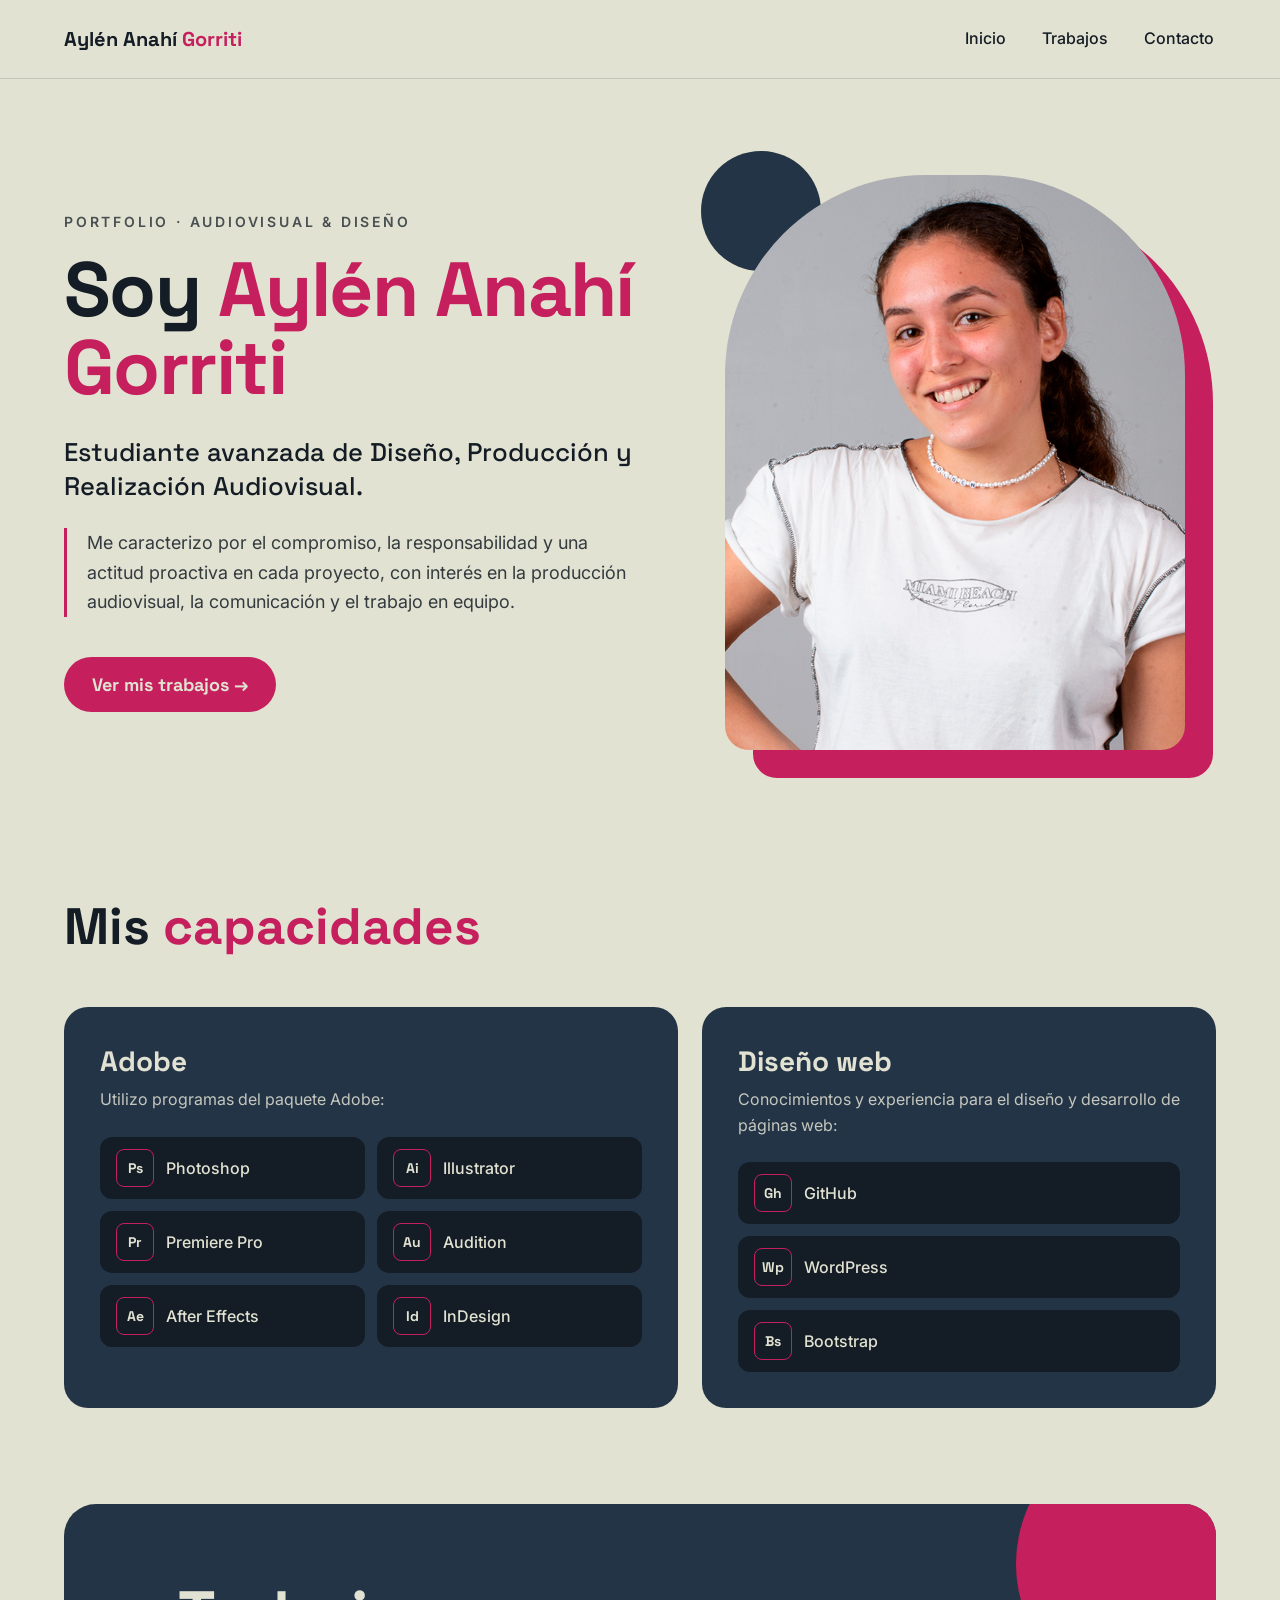
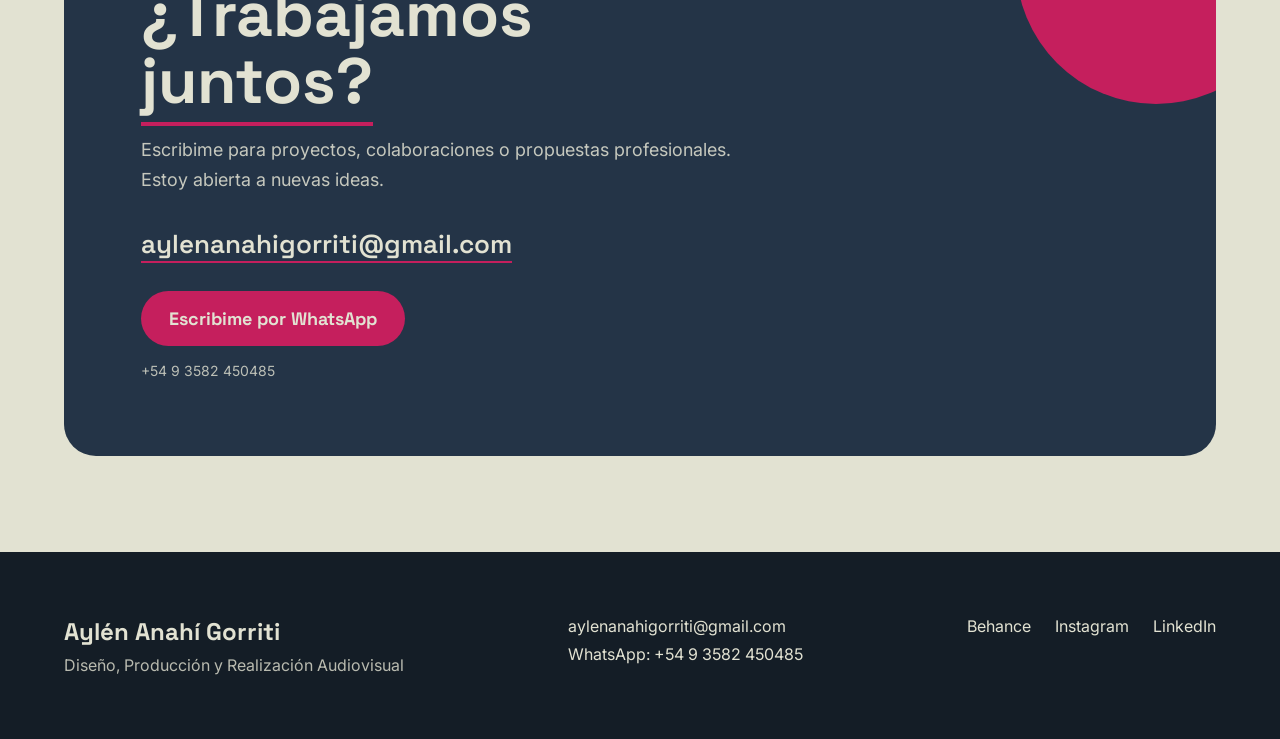
<file: index.html>
<!doctype html>
<html lang="es">
<head>
<meta charset="utf-8">
<meta name="viewport" content="width=device-width, initial-scale=1">
<title>Aylén Anahí Gorriti — Portfolio</title>
<meta name="description" content="Portfolio de Aylén Anahí Gorriti: estudiante avanzada de Diseño, Producción y Realización Audiovisual.">
<link rel="preconnect" href="https://fonts.googleapis.com">
<link rel="preconnect" href="https://fonts.gstatic.com" crossorigin>
<link href="https://fonts.googleapis.com/css2?family=Inter:wght@400;500;600&amp;family=Space+Grotesk:wght@500;700&amp;display=swap" rel="stylesheet">
<link rel="stylesheet" href="style.css">
</head>
<body>
<div class="page">
<header class="nav">
<a class="logo" href="#inicio">Aylén Anahí <span>Gorriti</span></a>
<nav>
<a class="l" href="#inicio">Inicio</a>
<a class="l" href="trabajos.html">Trabajos</a>
<a class="l" href="#contacto">Contacto</a>
</nav>
</header>
<section id="inicio" class="hero">
<div class="hero-text fade">
<p class="eyebrow">Portfolio · Audiovisual &amp; Diseño</p>
<h1>Soy <span>Aylén Anahí Gorriti</span></h1>
<h2>Estudiante avanzada de Diseño, Producción y Realización Audiovisual.</h2>
<p class="hero-quote">Me caracterizo por el compromiso, la responsabilidad y una actitud proactiva en cada proyecto, con interés en la producción audiovisual, la comunicación y el trabajo en equipo.</p>
<a class="btn" href="trabajos.html">Ver mis trabajos →</a>
</div>
<div class="hero-photo fade">
<div class="frame">
<div class="block"></div>
<div class="dot"></div>
<img src="images/mi-foto.jpg" alt="Aylén Anahí Gorriti">
</div>
</div>
</section>
<section id="capacidades" class="skills">
<h2>Mis <span>capacidades</span></h2>
<div class="cards">
<div class="card card-adobe">
<h3>Adobe</h3>
<p>Utilizo programas del paquete Adobe:</p>
<div class="chips-adobe">
<div class="chip"><b>Ps</b>Photoshop</div>
<div class="chip"><b>Ai</b>Illustrator</div>
<div class="chip"><b>Pr</b>Premiere Pro</div>
<div class="chip"><b>Au</b>Audition</div>
<div class="chip"><b>Ae</b>After Effects</div>
<div class="chip"><b>Id</b>InDesign</div>
</div>
</div>
<div class="card card-web">
<h3>Diseño web</h3>
<p>Conocimientos y experiencia para el diseño y desarrollo de páginas web:</p>
<div class="chips-web">
<div class="chip"><b>Gh</b>GitHub</div>
<div class="chip"><b>Wp</b>WordPress</div>
<div class="chip"><b>Bs</b>Bootstrap</div>
</div>
</div>
</div>
</section>
<section id="contacto" class="contact">
<div class="circle"></div>
<div class="contact-inner">
<h2>¿Trabajamos <span>juntos?</span></h2>
<p class="contact-text">Escribime para proyectos, colaboraciones o propuestas profesionales. Estoy abierta a nuevas ideas.</p>
<a class="contact-mail" href="mailto:aylenanahigorriti@gmail.com">aylenanahigorriti@gmail.com</a>
<div><a class="btn" href="https://wa.me/5493582450485?text=Hola%20Ayl%C3%A9n%2C%20vi%20tu%20portfolio%20y%20quisiera%20conversar%20sobre%20un%20proyecto.">Escribime por WhatsApp</a></div>
<p class="contact-phone">+54 9 3582 450485</p>
</div>
</section>
<footer class="footer">
<div>
<div class="footer-name">Aylén Anahí Gorriti</div>
<p class="footer-role">Diseño, Producción y Realización Audiovisual</p>
</div>
<div class="footer-contact">
<a href="mailto:aylenanahigorriti@gmail.com">aylenanahigorriti@gmail.com</a>
<a href="https://wa.me/5493582450485">WhatsApp: +54 9 3582 450485</a>
</div>
<div class="footer-social">
<a href="#">Behance</a>
<a href="#">Instagram</a>
<a href="#">LinkedIn</a>
</div>
</footer>
</div>
</body>
</html>
</file>
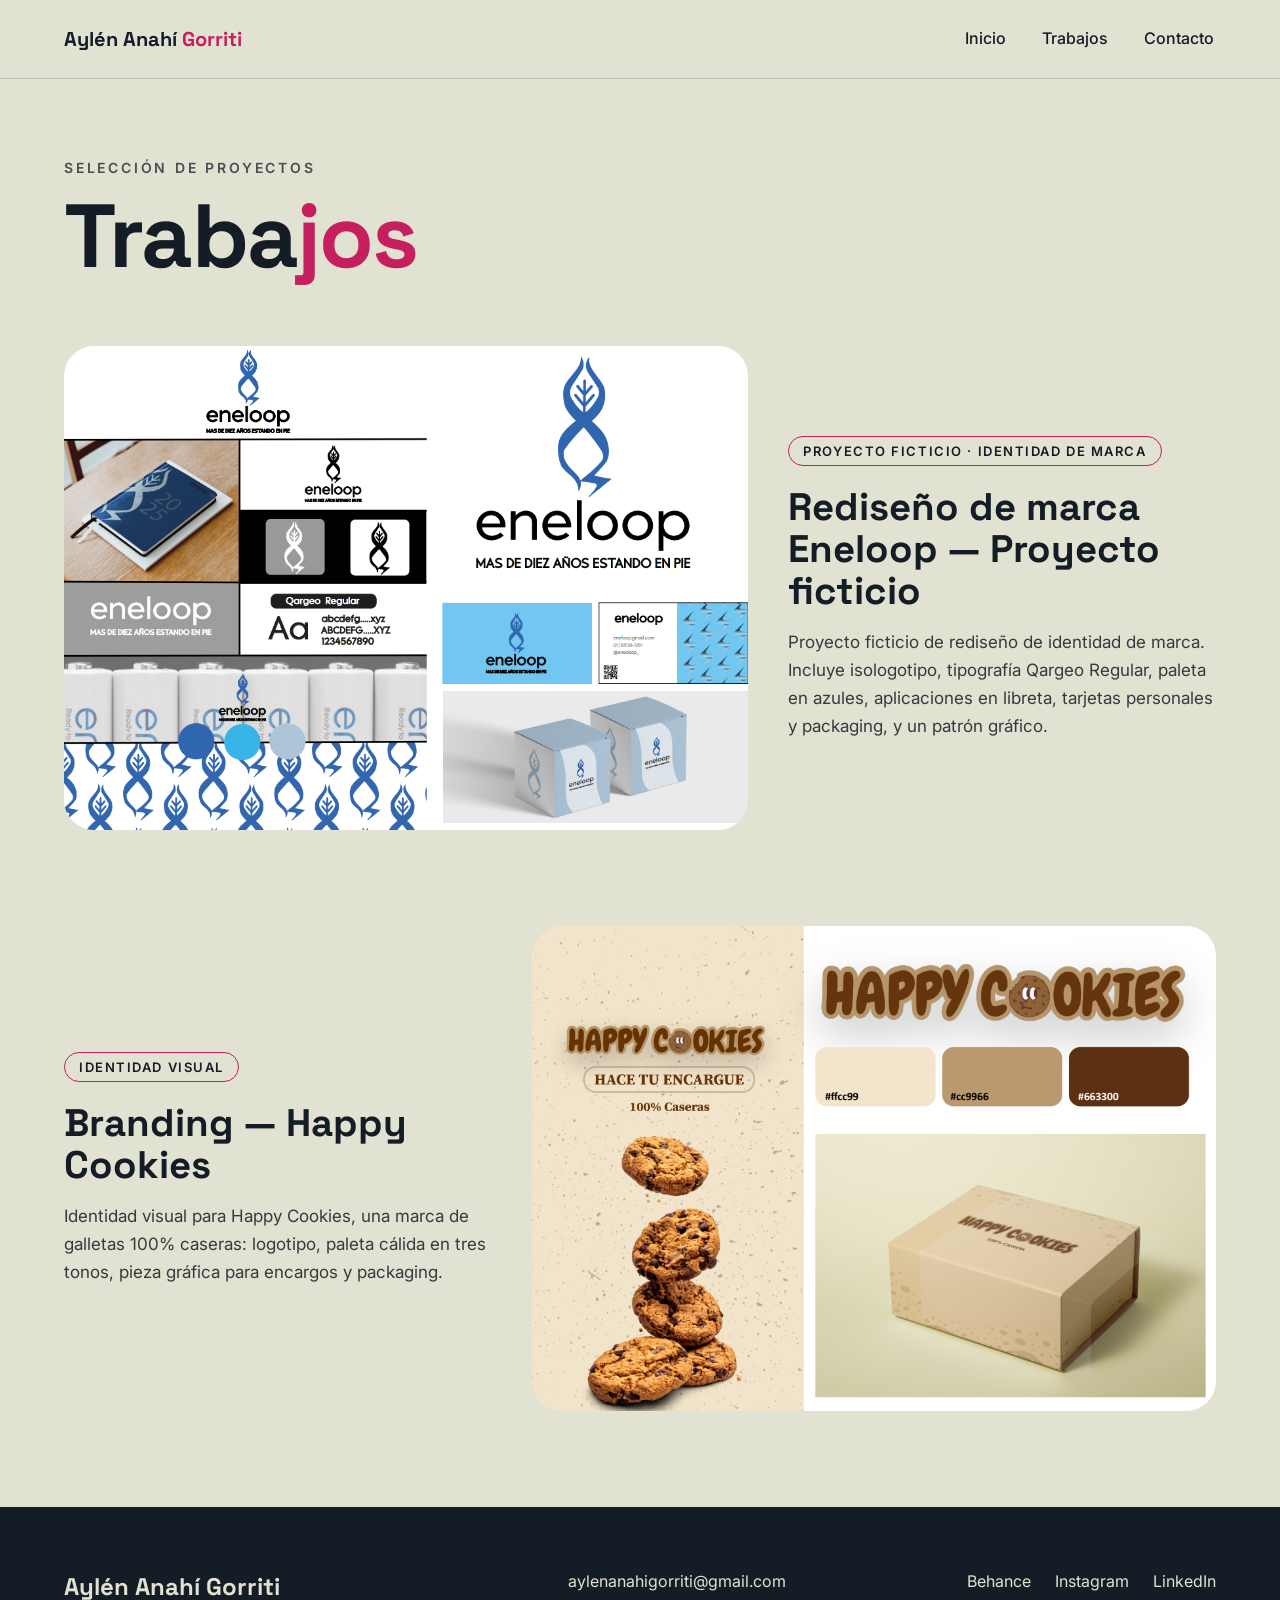
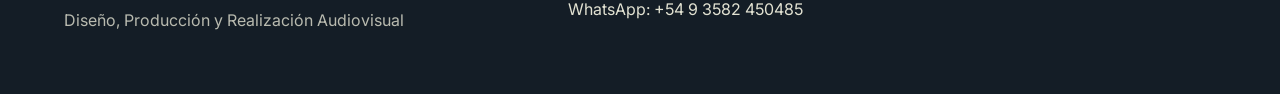
<file: trabajos.html>
<!doctype html>
<html lang="es">
<head>
<meta charset="utf-8">
<meta name="viewport" content="width=device-width, initial-scale=1">
<title>Trabajos — Aylén Anahí Gorriti</title>
<meta name="description" content="Portfolio de Aylén Anahí Gorriti: estudiante avanzada de Diseño, Producción y Realización Audiovisual.">
<link rel="preconnect" href="https://fonts.googleapis.com">
<link rel="preconnect" href="https://fonts.gstatic.com" crossorigin>
<link href="https://fonts.googleapis.com/css2?family=Inter:wght@400;500;600&amp;family=Space+Grotesk:wght@500;700&amp;display=swap" rel="stylesheet">
<link rel="stylesheet" href="style.css">
</head>
<body>
<div class="page">
<header class="nav">
<a class="logo" href="index.html">Aylén Anahí <span>Gorriti</span></a>
<nav>
<a class="l" href="index.html">Inicio</a>
<a class="l" href="#trabajos">Trabajos</a>
<a class="l" href="#contacto">Contacto</a>
</nav>
</header>
<section id="trabajos" class="works-head">
<p class="eyebrow">Selección de proyectos</p>
<h1>Traba<span>jos</span></h1>
</section>
<section class="project">
<div class="project-img">
<img src="images/eneloop-rediseno.png" alt="Tablero del rediseño de marca Eneloop">
</div>
<div class="project-info">
<span class="tag">Proyecto ficticio · Identidad de marca</span>
<h2>Rediseño de marca Eneloop — Proyecto ficticio</h2>
<p>Proyecto ficticio de rediseño de identidad de marca. Incluye isologotipo, tipografía Qargeo Regular, paleta en azules, aplicaciones en libreta, tarjetas personales y packaging, y un patrón gráfico.</p>
</div>
</section>
<section class="project reverse">
<div class="project-img">
<img src="images/happy-cookies-branding.png" alt="Tablero de branding de Happy Cookies">
</div>
<div class="project-info">
<span class="tag">Identidad visual</span>
<h2>Branding — Happy Cookies</h2>
<p>Identidad visual para Happy Cookies, una marca de galletas 100% caseras: logotipo, paleta cálida en tres tonos, pieza gráfica para encargos y packaging.</p>
</div>
</section>
<footer class="footer" id="contacto">
<div>
<div class="footer-name">Aylén Anahí Gorriti</div>
<p class="footer-role">Diseño, Producción y Realización Audiovisual</p>
</div>
<div class="footer-contact">
<a href="mailto:aylenanahigorriti@gmail.com">aylenanahigorriti@gmail.com</a>
<a href="https://wa.me/5493582450485">WhatsApp: +54 9 3582 450485</a>
</div>
<div class="footer-social">
<a href="#">Behance</a>
<a href="#">Instagram</a>
<a href="#">LinkedIn</a>
</div>
</footer>
</div>
</body>
</html>
</file>
<file: style.css>
/* Portfolio — Aylén Anahí Gorriti
   Paleta: #C51F5D (acento) · #243447 (azul) · #141D26 (oscuro) · #E2E2D2 (beige) */
body{margin:0;background:#E2E2D2;overflow-x:clip}
a{text-decoration:none}

.page{width:100%;background:#E2E2D2;color:#141D26;font-family:Inter,sans-serif}

/* Botón */
.btn{display:inline-flex;align-items:center;gap:10px;padding:16px 28px;font:700 18px "Space Grotesk",sans-serif;color:#E2E2D2;background:#C51F5D;border-radius:999px;transition:transform .25s ease,box-shadow .25s ease}
.btn:hover{transform:translateY(-3px);box-shadow:0 10px 28px rgba(197,31,93,.35)}

/* Header */
.nav{position:sticky;top:0;z-index:10;display:flex;flex-wrap:wrap;gap:16px;align-items:center;justify-content:space-between;padding:20px clamp(20px,5vw,72px);background:#E2E2D2;border-bottom:1px solid rgba(20,29,38,.15)}
.logo{font:700 20px "Space Grotesk",sans-serif;color:#141D26}
.logo span{color:#C51F5D}
.nav nav{display:flex;gap:32px}
.nav a.l{color:#141D26;font:500 16px Inter,sans-serif;padding:8px 2px;border-bottom:2px solid transparent;transition:border-color .25s}
.nav a.l:hover{border-color:#C51F5D}

/* Animación */
.fade{animation:fadeUp .8s ease both}
@keyframes fadeUp{from{opacity:0;transform:translateY(18px)}to{opacity:1;transform:none}}
@media (prefers-reduced-motion:reduce){.fade{animation:none}.btn,.chip{transition:none}}

/* Hero */
.hero{scroll-margin-top:90px;display:flex;flex-wrap:wrap;gap:48px;align-items:center;padding:96px clamp(20px,5vw,72px)}
.hero-text{flex:1 1 440px;min-width:0}
.eyebrow{margin:0 0 20px;font:600 14px Inter,sans-serif;letter-spacing:.2em;text-transform:uppercase;color:rgba(20,29,38,.75)}
.hero h1{margin:0;font:700 clamp(44px,6vw,84px)/1.02 "Space Grotesk",sans-serif;letter-spacing:-.02em}
.hero h1 span{color:#C51F5D}
.hero h2{margin:28px 0 0;font:500 clamp(20px,2vw,26px)/1.35 "Space Grotesk",sans-serif}
.hero-quote{margin:24px 0 40px;max-width:540px;padding-left:20px;border-left:3px solid #C51F5D;font:400 18px/1.65 Inter,sans-serif;color:rgba(20,29,38,.85)}
.hero-photo{flex:1 1 380px;display:flex;justify-content:center;animation-delay:.15s}
.frame{position:relative;width:min(100%,460px);aspect-ratio:4/5}
.frame .block{position:absolute;inset:28px -28px -28px 28px;background:#C51F5D;border-radius:200px 200px 24px 24px}
.frame .dot{position:absolute;top:-24px;left:-24px;width:120px;height:120px;border-radius:50%;background:#243447}
.frame img{position:relative;display:block;width:100%;height:100%;object-fit:cover;object-position:56% 15%;border-radius:200px 200px 24px 24px}

/* Capacidades */
.skills{scroll-margin-top:90px;padding:48px clamp(20px,5vw,72px) 96px}
.skills h2{margin:0 0 48px;font:700 clamp(32px,4vw,52px) "Space Grotesk",sans-serif}
.skills h2 span{color:#C51F5D}
.cards{display:flex;flex-wrap:wrap;gap:24px}
.card{background:#243447;color:#E2E2D2;border-radius:24px;padding:36px}
.card-adobe{flex:1 1 420px}
.card-web{flex:1 1 320px}
.card h3{margin:0 0 8px;font:700 28px "Space Grotesk",sans-serif}
.card p{margin:0 0 24px;color:rgba(226,226,210,.85);line-height:1.6}
.chips-adobe{display:grid;grid-template-columns:repeat(auto-fit,minmax(200px,1fr));gap:12px}
.chips-web{display:grid;gap:12px}
.chip{display:flex;align-items:center;gap:12px;padding:12px 16px;background:#141D26;border-radius:12px;color:#E2E2D2;font:500 16px Inter,sans-serif;transition:transform .25s}
.chip:hover{transform:translateX(4px)}
.chip b{display:inline-flex;align-items:center;justify-content:center;width:36px;height:36px;border-radius:8px;border:1.5px solid #C51F5D;font:700 14px "Space Grotesk",sans-serif;color:#E2E2D2}

/* Contacto */
.contact{scroll-margin-top:90px;margin:0 clamp(20px,5vw,72px) 96px;background:#243447;color:#E2E2D2;border-radius:32px;padding:clamp(32px,6vw,80px);position:relative;overflow:hidden}
.contact .circle{position:absolute;right:-80px;top:-80px;width:280px;height:280px;border-radius:50%;background:#C51F5D}
.contact-inner{position:relative;max-width:620px}
.contact h2{margin:0 0 20px;font:700 clamp(36px,5vw,64px)/1.05 "Space Grotesk",sans-serif}
.contact h2 span{border-bottom:4px solid #C51F5D}
.contact-text{margin:0 0 32px;font-size:18px;line-height:1.65;color:rgba(226,226,210,.85)}
.contact-mail{display:inline-block;margin-bottom:28px;font:600 clamp(18px,2.4vw,26px) "Space Grotesk",sans-serif;color:#E2E2D2;border-bottom:2px solid #C51F5D}
.contact-phone{margin:16px 0 0;font-size:14px;color:rgba(226,226,210,.8)}

/* Trabajos */
.works-head{scroll-margin-top:90px;padding:80px clamp(20px,5vw,72px) 64px}
.works-head .eyebrow{margin-bottom:16px}
.works-head h1{margin:0;font:700 clamp(48px,7vw,104px)/1 "Space Grotesk",sans-serif;letter-spacing:-.02em}
.works-head h1 span{color:#C51F5D}
.project{display:flex;flex-wrap:wrap;flex-direction:row;gap:40px;align-items:stretch;padding:0 clamp(20px,5vw,72px) 96px}
.project.reverse{flex-direction:row-reverse}
.project-img{flex:1.6 1 480px;min-width:0}
.project-img img{display:block;width:100%;height:auto;border-radius:30px}
.project-info{flex:1 1 300px;display:flex;flex-direction:column;justify-content:center}
.tag{align-self:flex-start;padding:6px 14px;border:1.5px solid #C51F5D;border-radius:999px;font:600 13px Inter,sans-serif;letter-spacing:.12em;text-transform:uppercase}
.project-info h2{margin:20px 0 16px;font:700 clamp(28px,3vw,40px)/1.1 "Space Grotesk",sans-serif}
.project-info p{margin:0;font-size:17px;line-height:1.65;color:rgba(20,29,38,.85)}

/* Footer */
.footer{background:#141D26;color:#E2E2D2;padding:64px clamp(20px,5vw,72px);display:flex;flex-wrap:wrap;gap:40px;justify-content:space-between}
.footer-name{font:700 24px "Space Grotesk",sans-serif}
.footer-role{margin:8px 0 0;color:rgba(226,226,210,.8)}
.footer-contact{display:flex;flex-direction:column;gap:8px}
.footer-social{display:flex;gap:24px;align-items:flex-start}
.footer a{color:#E2E2D2}
</file>
